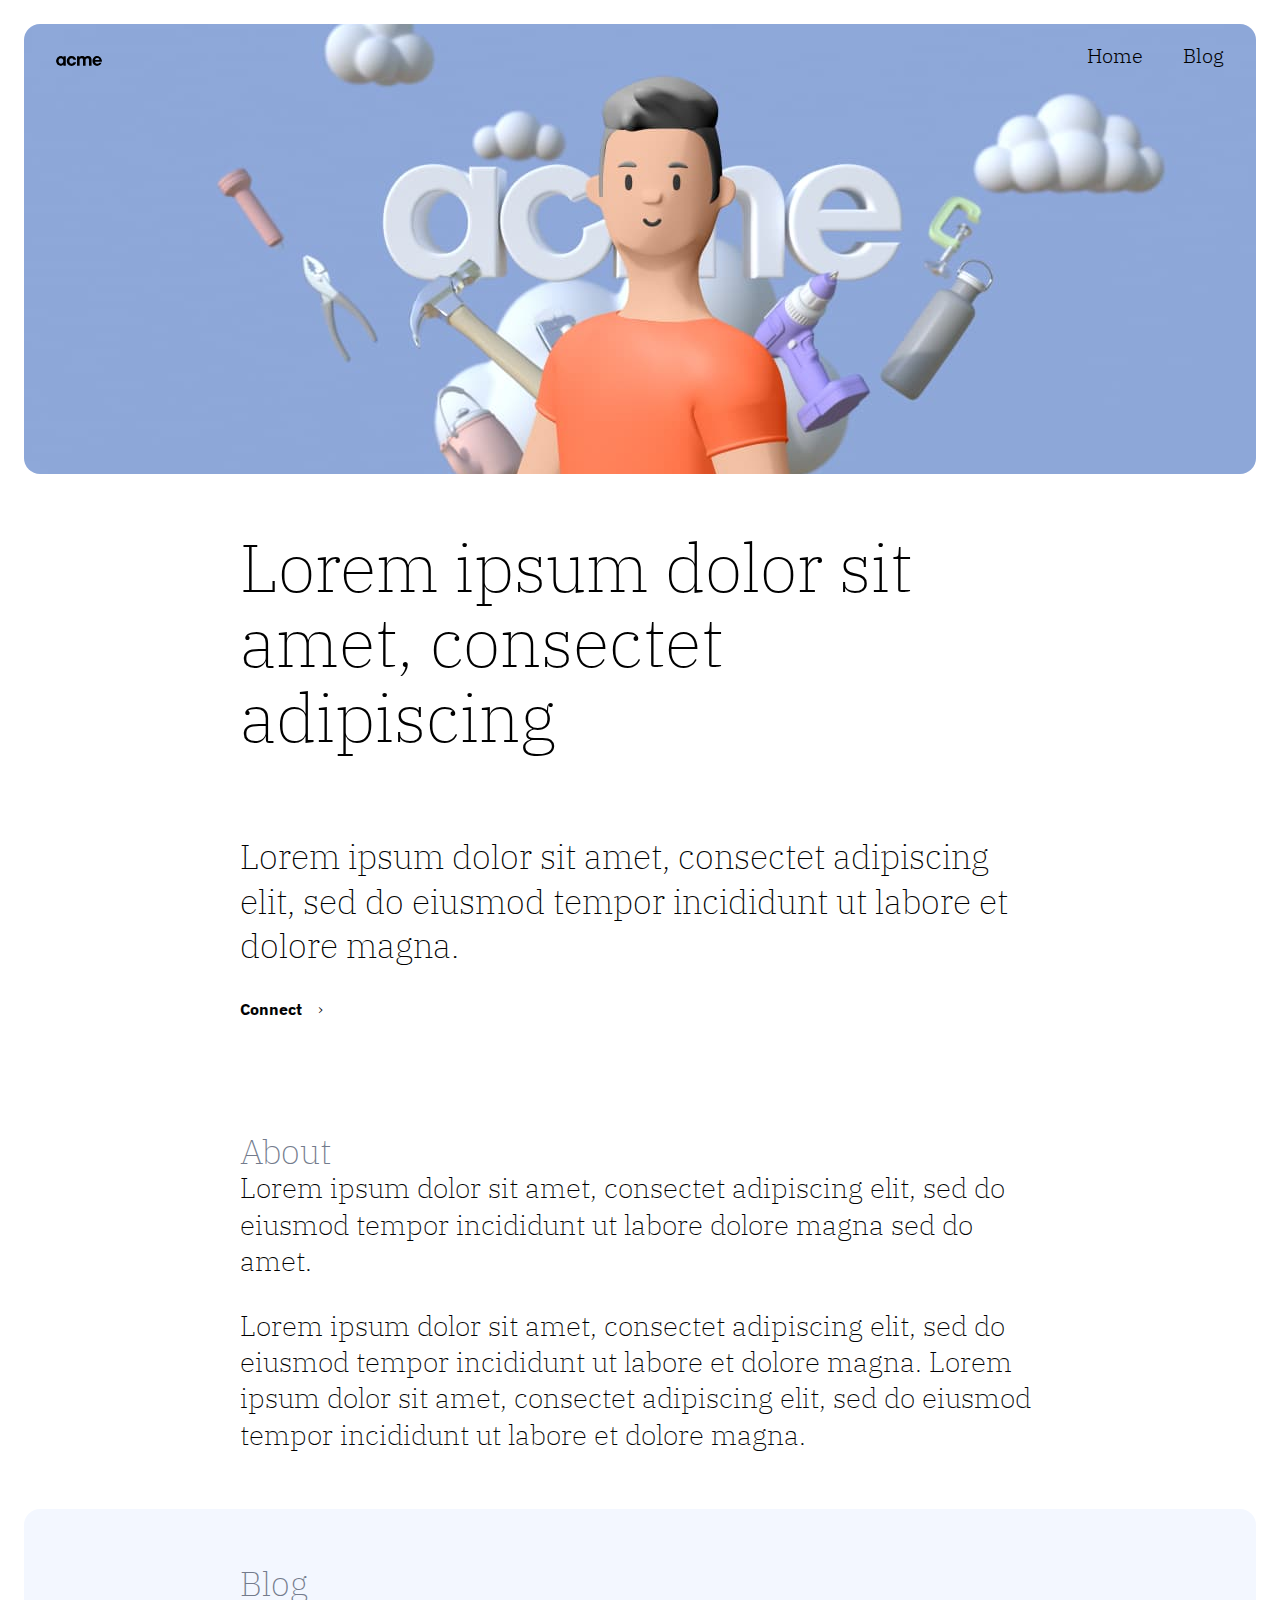
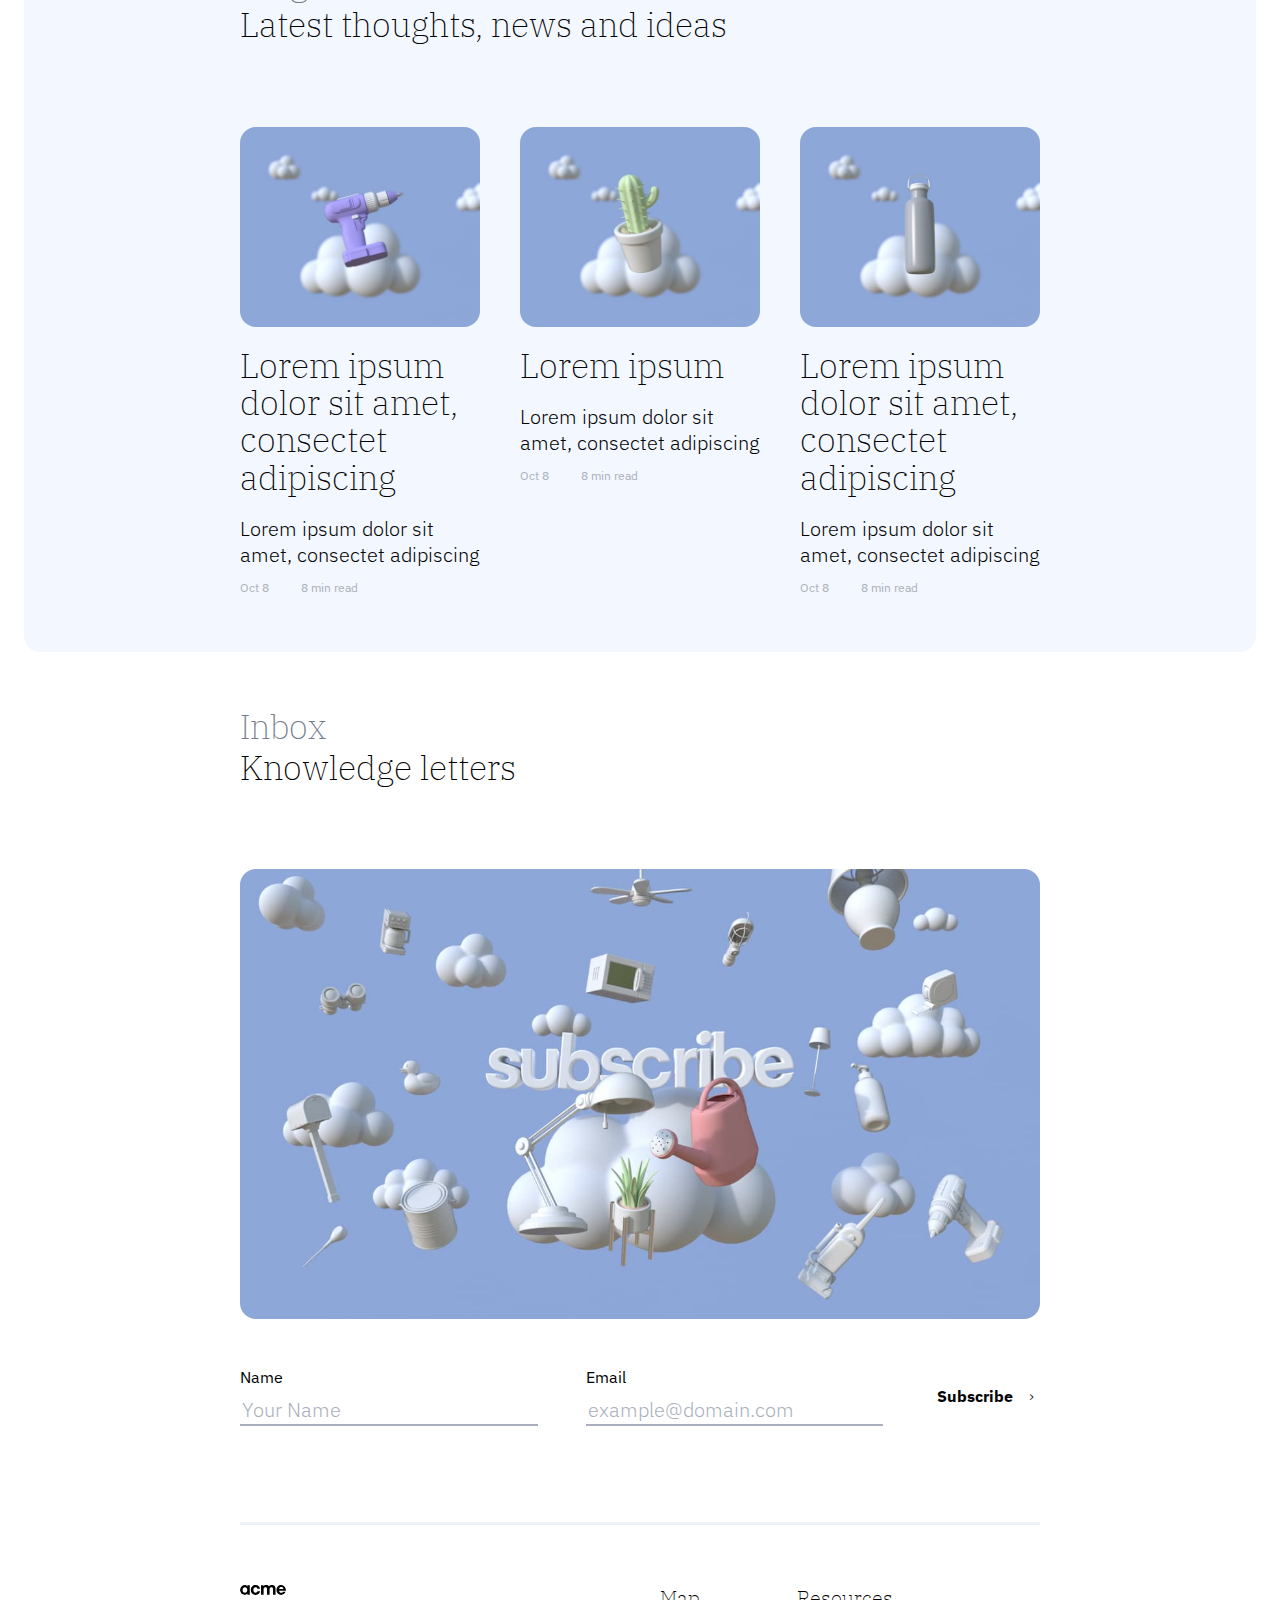
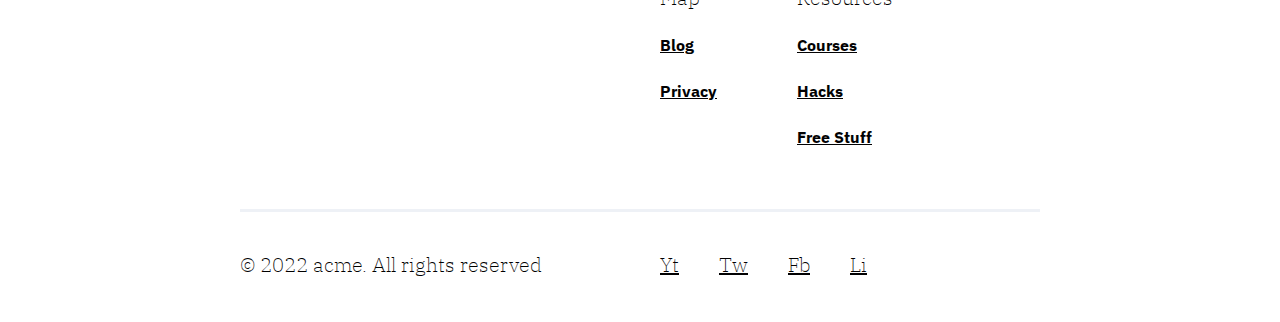
<file: index.html>
<!DOCTYPE html>
<html lang="en">
  <head>
    <meta charset="UTF-8" />
    <meta name="viewport" content="width=device-width, initial-scale=1.0" />
    <title>CSS Final Project</title>
    <link
      href="https://fonts.googleapis.com/css2?family=IBM+Plex+Sans:wght@300;400;600&family=IBM+Plex+Serif:wght@200&display=swap"
      rel="stylesheet"
    />

    <link rel="stylesheet" href="style.css" />
  </head>

  <body class="page-home">
    <header class="primary-header wrapper-hero">
      <div class="primary-header__inner">
        <a href="index.html" aria-label="acme home page">
          <img src="img/logo.svg" alt="" class="logo" />
        </a>
        <nav class="primary-nav">
          <ul class="primary-nav__list">
            <li><a href="index.html">Home</a></li>
            <li><a href="blog.html">Blog</a></li>
          </ul>
        </nav>
      </div>
    </header>

    <section class="intro text-serif">
      <div class="wrapper flow-content">
        <h1 class="page-title">
          Lorem ipsum dolor sit amet, consectet adipiscing
        </h1>
        <p class="page-intro xl-spacer">
          Lorem ipsum dolor sit amet, consectet adipiscing elit, sed do eiusmod
          tempor incididunt ut labore et dolore magna.
        </p>
        <a href="#" class="btn flow-content">Connect</a>
      </div>
    </section>

    <section class="about text-500 text-serif">
      <div class="wrapper">
        <header>
          <h2 class="section-title">About</h2>
        </header>
        <div class="flow-content">
          <p>
            Lorem ipsum dolor sit amet, consectet adipiscing elit, sed do
            eiusmod tempor incididunt ut labore dolore magna sed do amet.
          </p>
          <p>
            Lorem ipsum dolor sit amet, consectet adipiscing elit, sed do
            eiusmod tempor incididunt ut labore et dolore magna. Lorem ipsum
            dolor sit amet, consectet adipiscing elit, sed do eiusmod tempor
            incididunt ut labore et dolore magna.
          </p>
        </div>
      </div>
    </section>

    <section class="recent-articles bg-primary">
      <div class="wrapper">
        <header>
          <h2 class="section-title">Blog</h2>
          <p class="section-subtitle">Latest thoughts, news and ideas</p>
        </header>

        <div class="flex-split xl-spacer">
          <article class="article-preview flow-content">
            <img src="img/blog-1.jpg" alt="electric drill" />
            <a href="#" class="flow-content">
              <h3>Lorem ipsum dolor sit amet, consectet adipiscing</h3>
              <p>Lorem ipsum dolor sit amet, consectet adipiscing</p>
            </a>
            <div class="info">
              <time datetime="2020-10-08">Oct 8</time>
              <p>8 min read</p>
            </div>
          </article>
          <article class="article-preview flow-content">
            <img src="img/blog-2.jpg" alt="cactus" />
            <a href="#" class="flow-content">
              <h3>Lorem ipsum</h3>
              <p>Lorem ipsum dolor sit amet, consectet adipiscing</p>
            </a>
            <div class="info">
              <time datetime="2020-10-08">Oct 8</time>
              <p>8 min read</p>
            </div>
          </article>
          <article class="article-preview flow-content">
            <img src="img/blog-3.jpg" alt="insulated water bottle" />
            <a href="#" class="flow-content">
              <h3>Lorem ipsum dolor sit amet, consectet adipiscing</h3>
              <p>Lorem ipsum dolor sit amet, consectet adipiscing</p>
            </a>
            <div class="info">
              <time datetime="2020-10-08">Oct 8</time>
              <p>8 min read</p>
            </div>
          </article>
        </div>
      </div>
    </section>

    <section class="cta">
      <div class="wrapper">
        <header>
          <h2 class="section-title">Inbox</h2>
          <p class="section-subtitle">Knowledge letters</p>
        </header>
        <img class="xl-spacer" src="img/newsletter.jpg" alt="" />

        <form action="" method="post" class="newsletter">
          <div>
            <label for="name">Name</label>
            <input type="text" id="name" placeholder="Your Name" name="name" />
          </div>
          <div>
            <label for="email">Email</label>
            <input
              type="email"
              id="email"
              name="email"
              placeholder="example@domain.com"
            />
          </div>
          <button class="btn" type="submit">Subscribe</button>
        </form>
      </div>
    </section>

    <footer class="primary-footer">
      <div class="wrapper">
        <div class="primary-footer__inner flex-split">
          <a href="index.html" aria-label="acme home page"
            ><img src="img/logo.svg" alt=""
          /></a>
          <div class="footer-nav">
            <dl class="flow-content">
              <dt class="text-serif">Map</dt>
              <dd><a href="blog.html">Blog</a></dd>
              <dd><a href="#">Privacy</a></dd>
            </dl>
            <dl class="flow-content">
              <dt class="text-serif">Resources</dt>
              <dd><a href="#">Courses</a></dd>
              <dd><a href="#">Hacks</a></dd>
              <dd><a href="#">Free Stuff</a></dd>
            </dl>
          </div>
        </div>
        <div class="flex-split text-serif">
          <p class="copyright">© 2022 acme. All rights reserved</p>
          <ul class="footer-social">
            <li><a href="#">Yt</a></li>
            <li><a href="#">Tw</a></li>
            <li><a href="#">Fb</a></li>
            <li><a href="#">Li</a></li>
          </ul>
        </div>
      </div>
    </footer>
  </body>
</html>
</file>
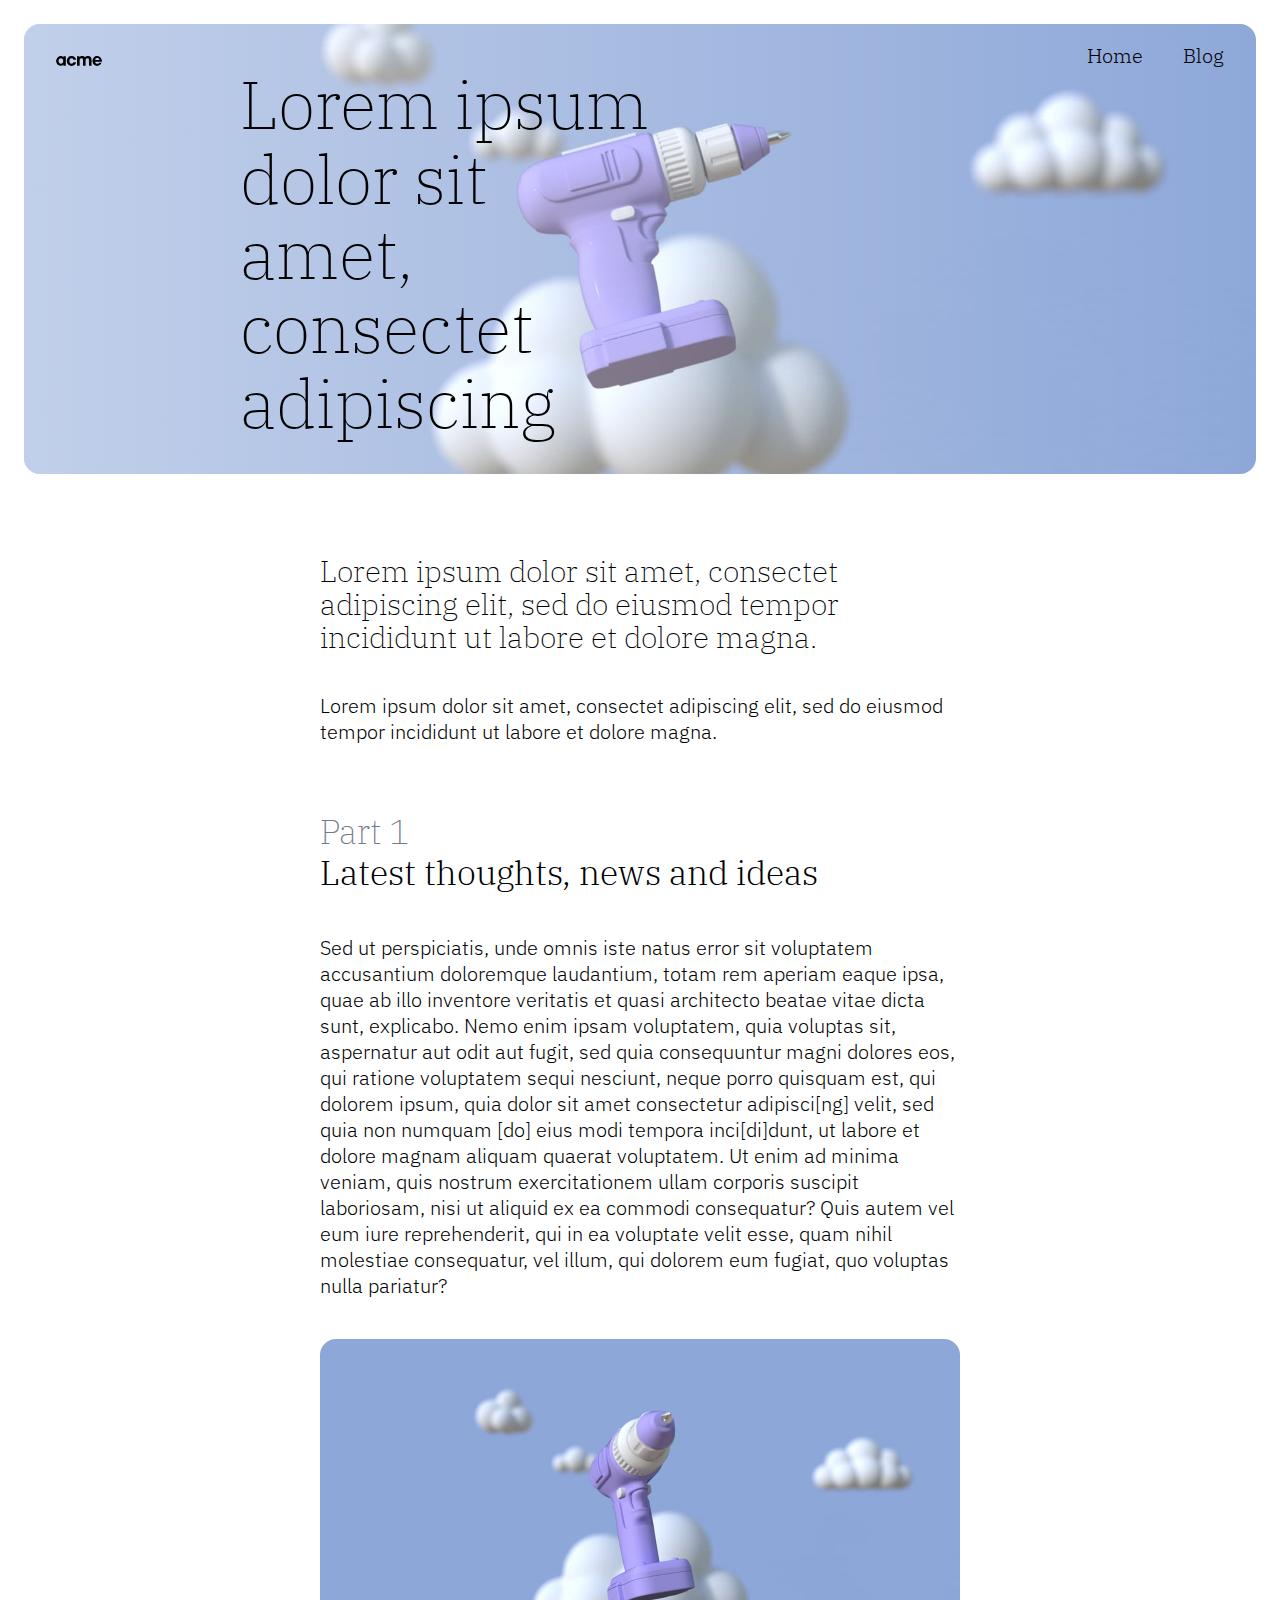
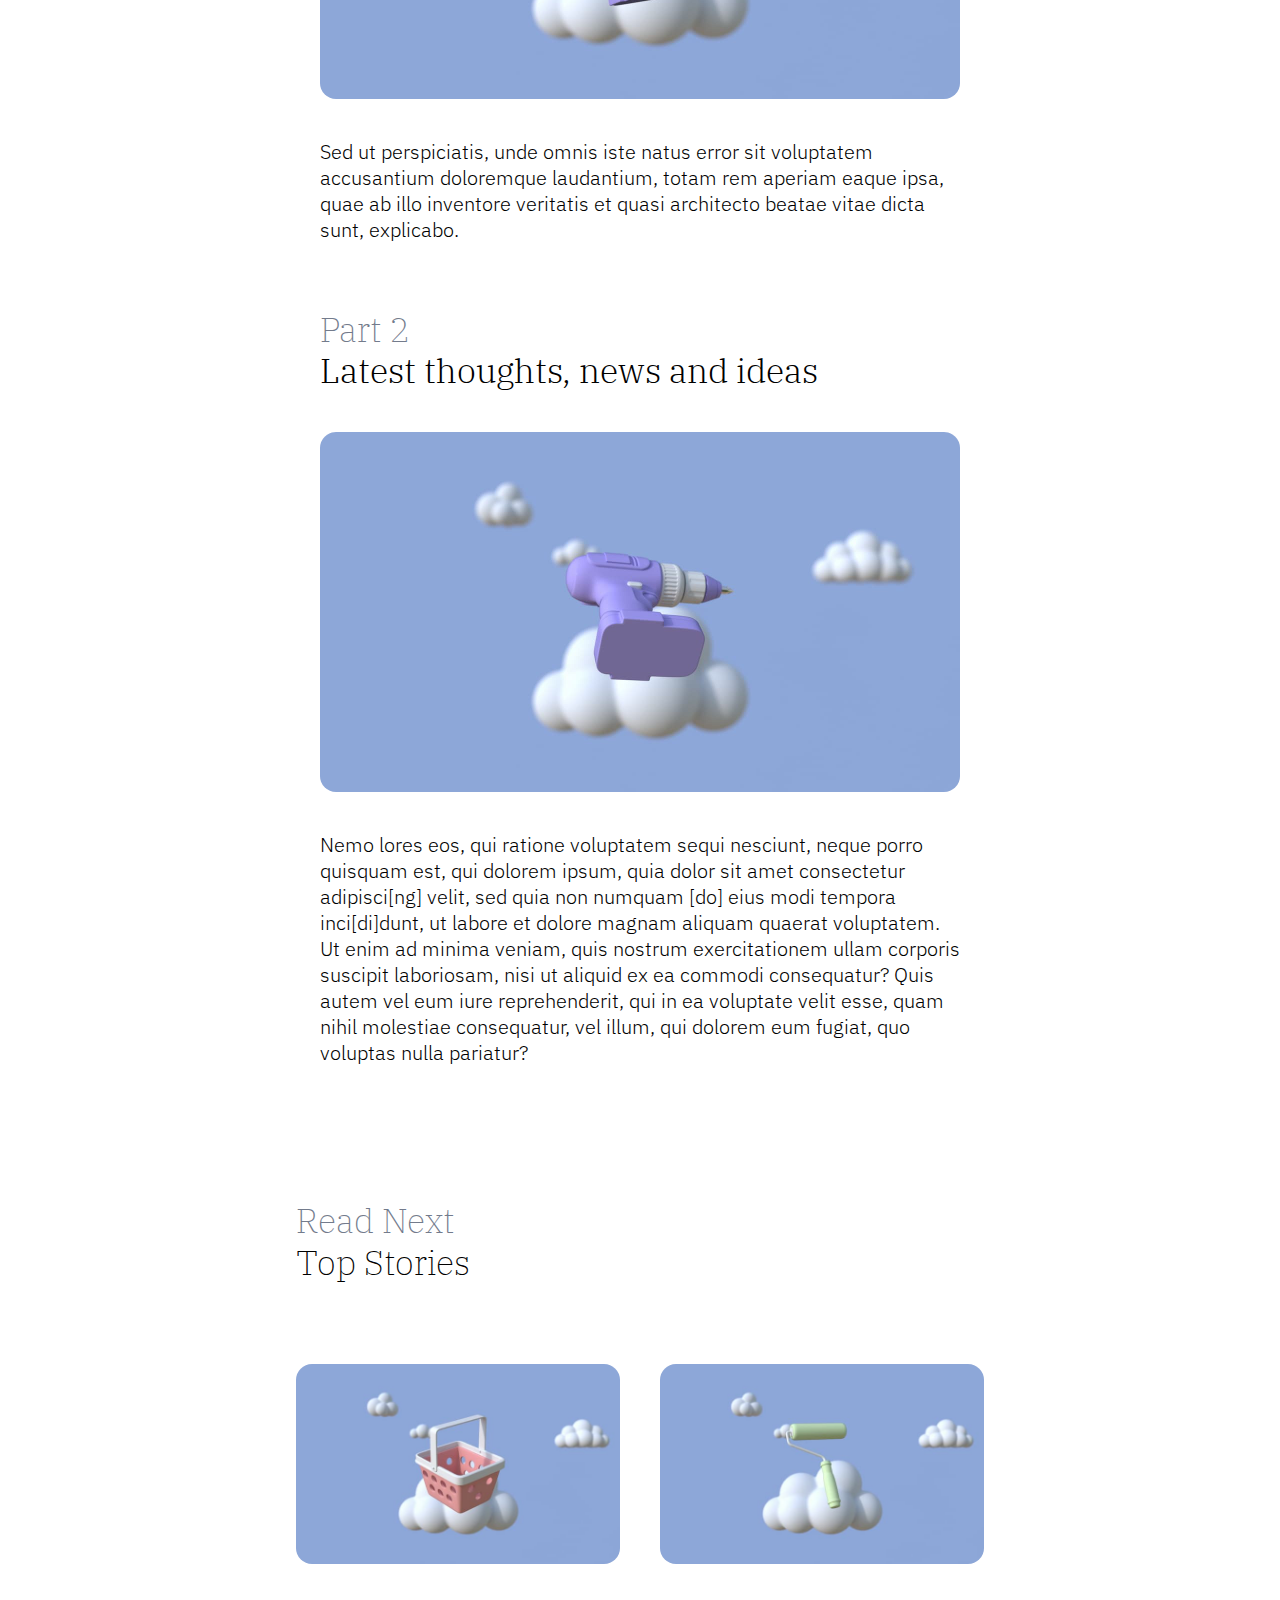
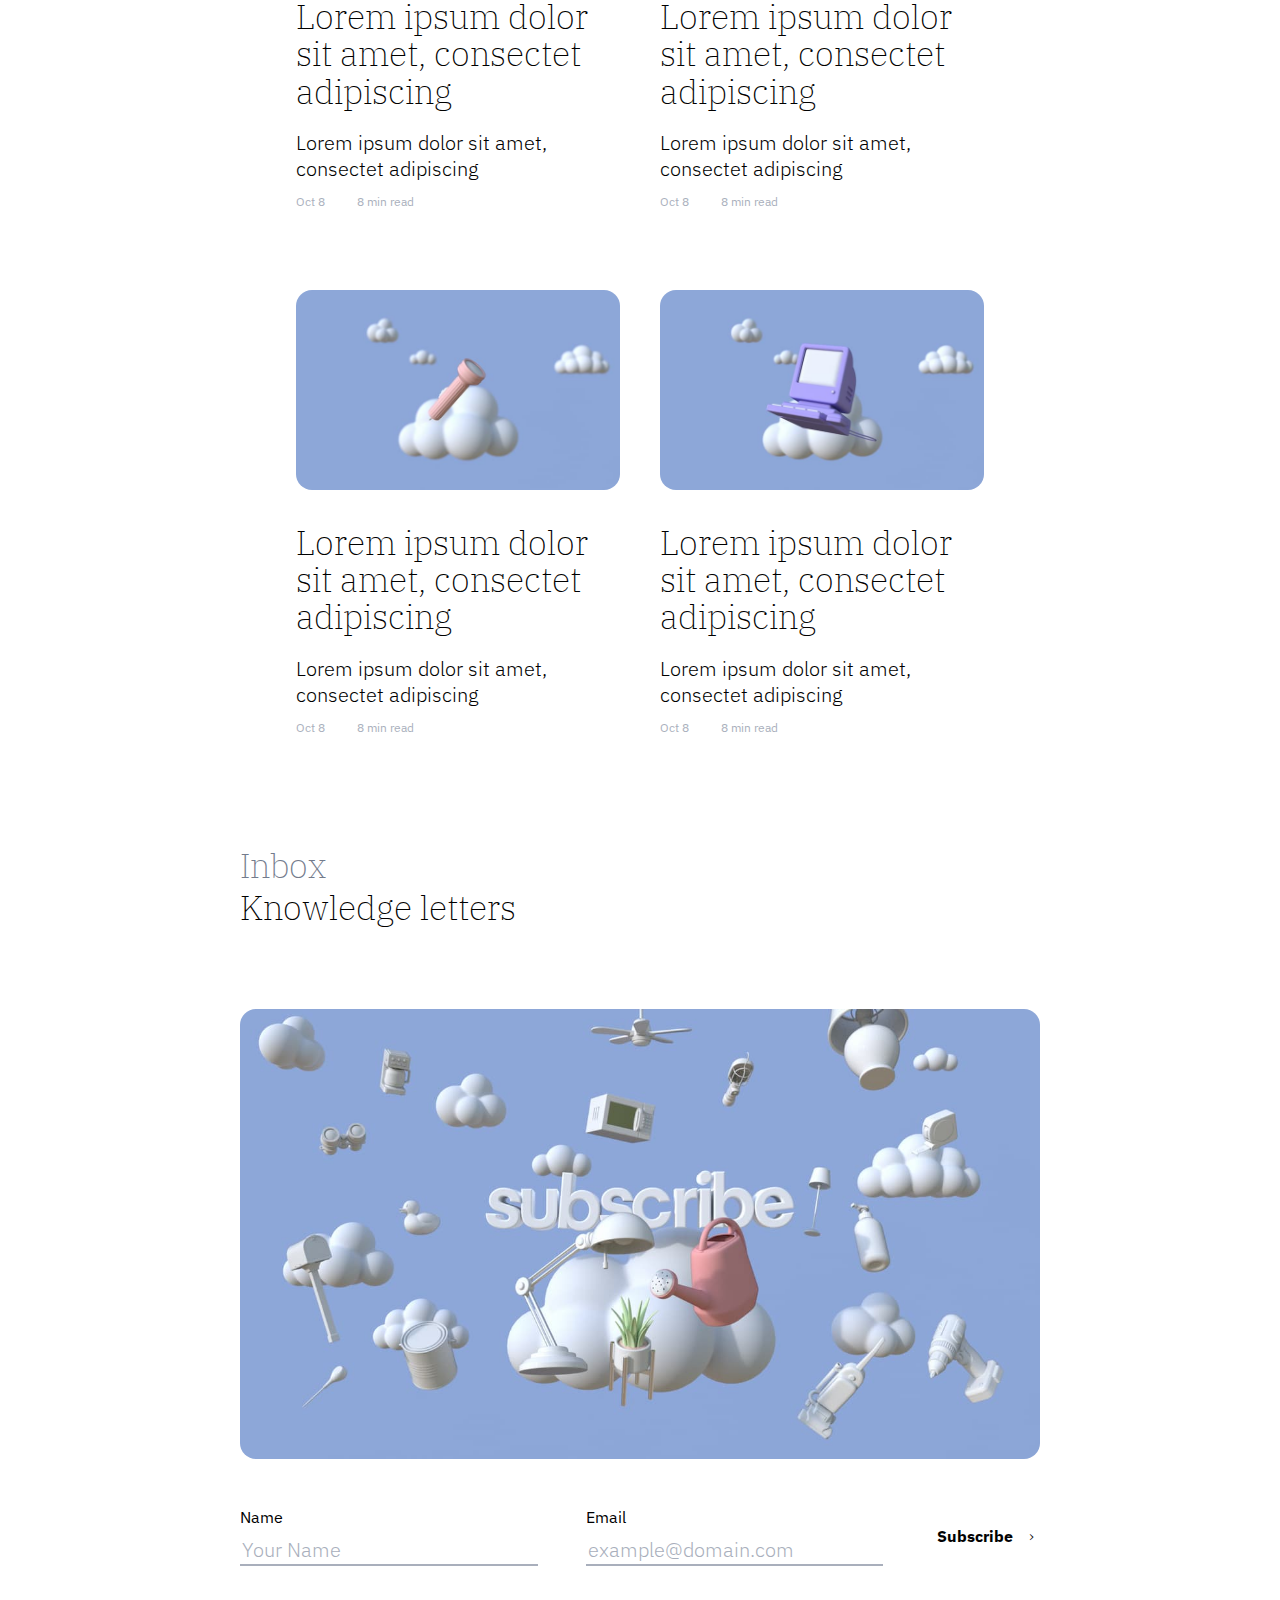
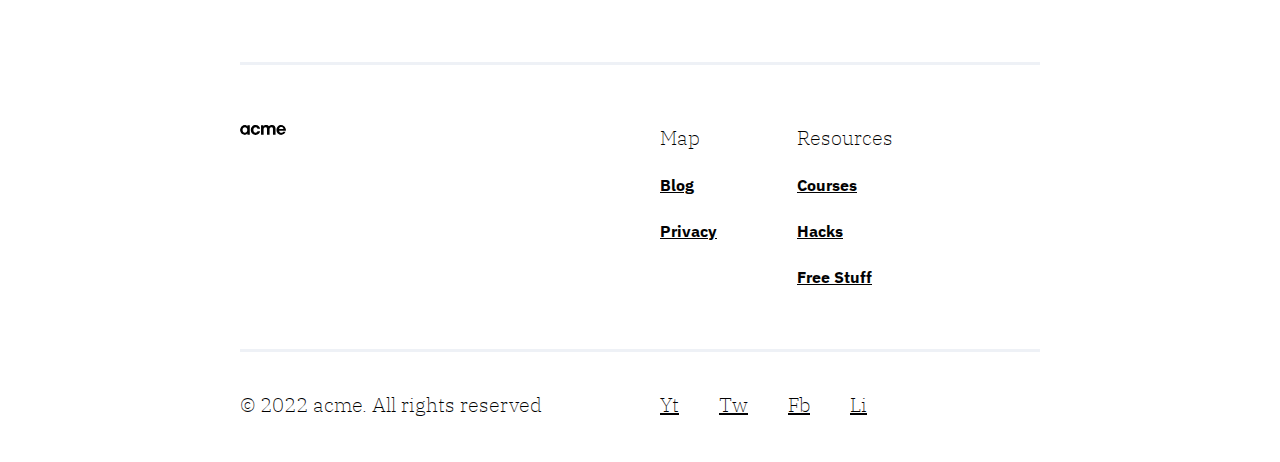
<file: article.html>
<!DOCTYPE html>
<html lang="en">
  <head>
    <meta charset="UTF-8" />
    <meta name="viewport" content="width=device-width, initial-scale=1.0" />
    <title>CSS Final Project</title>
    <link
      href="https://fonts.googleapis.com/css2?family=IBM+Plex+Sans:wght@300;400;600&family=IBM+Plex+Serif:wght@200&display=swap"
      rel="stylesheet"
    />

    <link rel="stylesheet" href="style.css" />
  </head>

  <body class="page-article">
    <header class="primary-header">
      <div class="primary-header__inner">
        <a href="index.html" aria-label="acme home page">
          <img src="img/logo.svg" alt="" class="logo" />
        </a>
        <nav class="primary-nav">
          <ul class="primary-nav__list">
            <li><a href="index.html">Home</a></li>
            <li><a href="blog.html">Blog</a></li>
          </ul>
        </nav>
      </div>
      <div class="wrapper">
        <h1 class="page-title">
          Lorem ipsum dolor sit amet, consectet adipiscing
        </h1>
      </div>
    </header>

    <article class="xl-spacer article-full flow-content">
      <h2>
        Lorem ipsum dolor sit amet, consectet adipiscing elit, sed do eiusmod
        tempor incididunt ut labore et dolore magna.
      </h2>
      <p>
        Lorem ipsum dolor sit amet, consectet adipiscing elit, sed do eiusmod
        tempor incididunt ut labore et dolore magna.
      </p>

      <h3>Part 1</h3>
      <p>Latest thoughts, news and ideas</p>

      <p>
        Sed ut perspiciatis, unde omnis iste natus error sit voluptatem
        accusantium doloremque laudantium, totam rem aperiam eaque ipsa, quae ab
        illo inventore veritatis et quasi architecto beatae vitae dicta sunt,
        explicabo. Nemo enim ipsam voluptatem, quia voluptas sit, aspernatur aut
        odit aut fugit, sed quia consequuntur magni dolores eos, qui ratione
        voluptatem sequi nesciunt, neque porro quisquam est, qui dolorem ipsum,
        quia dolor sit amet consectetur adipisci[ng] velit, sed quia non numquam
        [do] eius modi tempora inci[di]dunt, ut labore et dolore magnam aliquam
        quaerat voluptatem. Ut enim ad minima veniam, quis nostrum
        exercitationem ullam corporis suscipit laboriosam, nisi ut aliquid ex ea
        commodi consequatur? Quis autem vel eum iure reprehenderit, qui in ea
        voluptate velit esse, quam nihil molestiae consequatur, vel illum, qui
        dolorem eum fugiat, quo voluptas nulla pariatur?
      </p>
      <img src="img/article-1.jpg" alt="" />
      <p>
        Sed ut perspiciatis, unde omnis iste natus error sit voluptatem
        accusantium doloremque laudantium, totam rem aperiam eaque ipsa, quae ab
        illo inventore veritatis et quasi architecto beatae vitae dicta sunt,
        explicabo.
      </p>

      <h3>Part 2</h3>
      <p>Latest thoughts, news and ideas</p>

      <img src="img/article-2.jpg" alt="" />
      <p>
        Nemo lores eos, qui ratione voluptatem sequi nesciunt, neque porro
        quisquam est, qui dolorem ipsum, quia dolor sit amet consectetur
        adipisci[ng] velit, sed quia non numquam [do] eius modi tempora
        inci[di]dunt, ut labore et dolore magnam aliquam quaerat voluptatem. Ut
        enim ad minima veniam, quis nostrum exercitationem ullam corporis
        suscipit laboriosam, nisi ut aliquid ex ea commodi consequatur? Quis
        autem vel eum iure reprehenderit, qui in ea voluptate velit esse, quam
        nihil molestiae consequatur, vel illum, qui dolorem eum fugiat, quo
        voluptas nulla pariatur?
      </p>
    </article>

    <section class="wrapper xl-spacer">
      <header>
        <h2 class="section-title">Read Next</h2>
        <p class="section-subtitle">Top Stories</p>
      </header>
      <div class="flex-split xl-spacer">
        <article class="article-preview flow-content">
          <img src="img/blog-7.jpg" alt="electric drill" />
          <h3>Lorem ipsum dolor sit amet, consectet adipiscing</h3>
          <p>Lorem ipsum dolor sit amet, consectet adipiscing</p>
          <div class="info">
            <time datetime="2020-10-08">Oct 8</time>
            <p>8 min read</p>
          </div>
        </article>
        <article class="article-preview flow-content">
          <img src="img/blog-8.jpg" alt="electric drill" />
          <h3>Lorem ipsum dolor sit amet, consectet adipiscing</h3>
          <p>Lorem ipsum dolor sit amet, consectet adipiscing</p>
          <div class="info">
            <time datetime="2020-10-08">Oct 8</time>
            <p>8 min read</p>
          </div>
        </article>
      </div>
      <div class="flex-split xl-spacer">
        <article class="article-preview flow-content">
          <img src="img/blog-5.jpg" alt="electric drill" />
          <h3>Lorem ipsum dolor sit amet, consectet adipiscing</h3>
          <p>Lorem ipsum dolor sit amet, consectet adipiscing</p>
          <div class="info">
            <time datetime="2020-10-08">Oct 8</time>
            <p>8 min read</p>
          </div>
        </article>
        <article class="article-preview flow-content">
          <img src="img/blog-6.jpg" alt="electric drill" />
          <h3>Lorem ipsum dolor sit amet, consectet adipiscing</h3>
          <p>Lorem ipsum dolor sit amet, consectet adipiscing</p>
          <div class="info">
            <time datetime="2020-10-08">Oct 8</time>
            <p>8 min read</p>
          </div>
        </article>
      </div>
    </section>

    <section class="cta">
      <div class="wrapper">
        <header>
          <h2 class="section-title">Inbox</h2>
          <p class="section-subtitle">Knowledge letters</p>
        </header>
        <img class="xl-spacer" src="img/newsletter.jpg" alt="" />

        <form action="" method="post" class="newsletter">
          <div>
            <label for="name">Name</label>
            <input type="text" id="name" placeholder="Your Name" name="name" />
          </div>
          <div>
            <label for="email">Email</label>
            <input
              type="email"
              id="email"
              name="email"
              placeholder="example@domain.com"
            />
          </div>
          <button class="btn" type="submit">Subscribe</button>
        </form>
      </div>
    </section>

    <footer class="primary-footer">
      <div class="wrapper">
        <div class="primary-footer__inner flex-split">
          <a href="index.html" aria-label="acme home page"
            ><img src="img/logo.svg" alt=""
          /></a>
          <div class="footer-nav">
            <dl class="flow-content">
              <dt class="text-serif">Map</dt>
              <dd><a href="blog.html">Blog</a></dd>
              <dd><a href="#">Privacy</a></dd>
            </dl>
            <dl class="flow-content">
              <dt class="text-serif">Resources</dt>
              <dd><a href="#">Courses</a></dd>
              <dd><a href="#">Hacks</a></dd>
              <dd><a href="#">Free Stuff</a></dd>
            </dl>
          </div>
        </div>
        <div class="flex-split text-serif">
          <p class="copyright">© 2022 acme. All rights reserved</p>
          <ul class="footer-social">
            <li><a href="#">Yt</a></li>
            <li><a href="#">Tw</a></li>
            <li><a href="#">Fb</a></li>
            <li><a href="#">Li</a></li>
          </ul>
        </div>
      </div>
    </footer>
  </body>
</html>
</file>
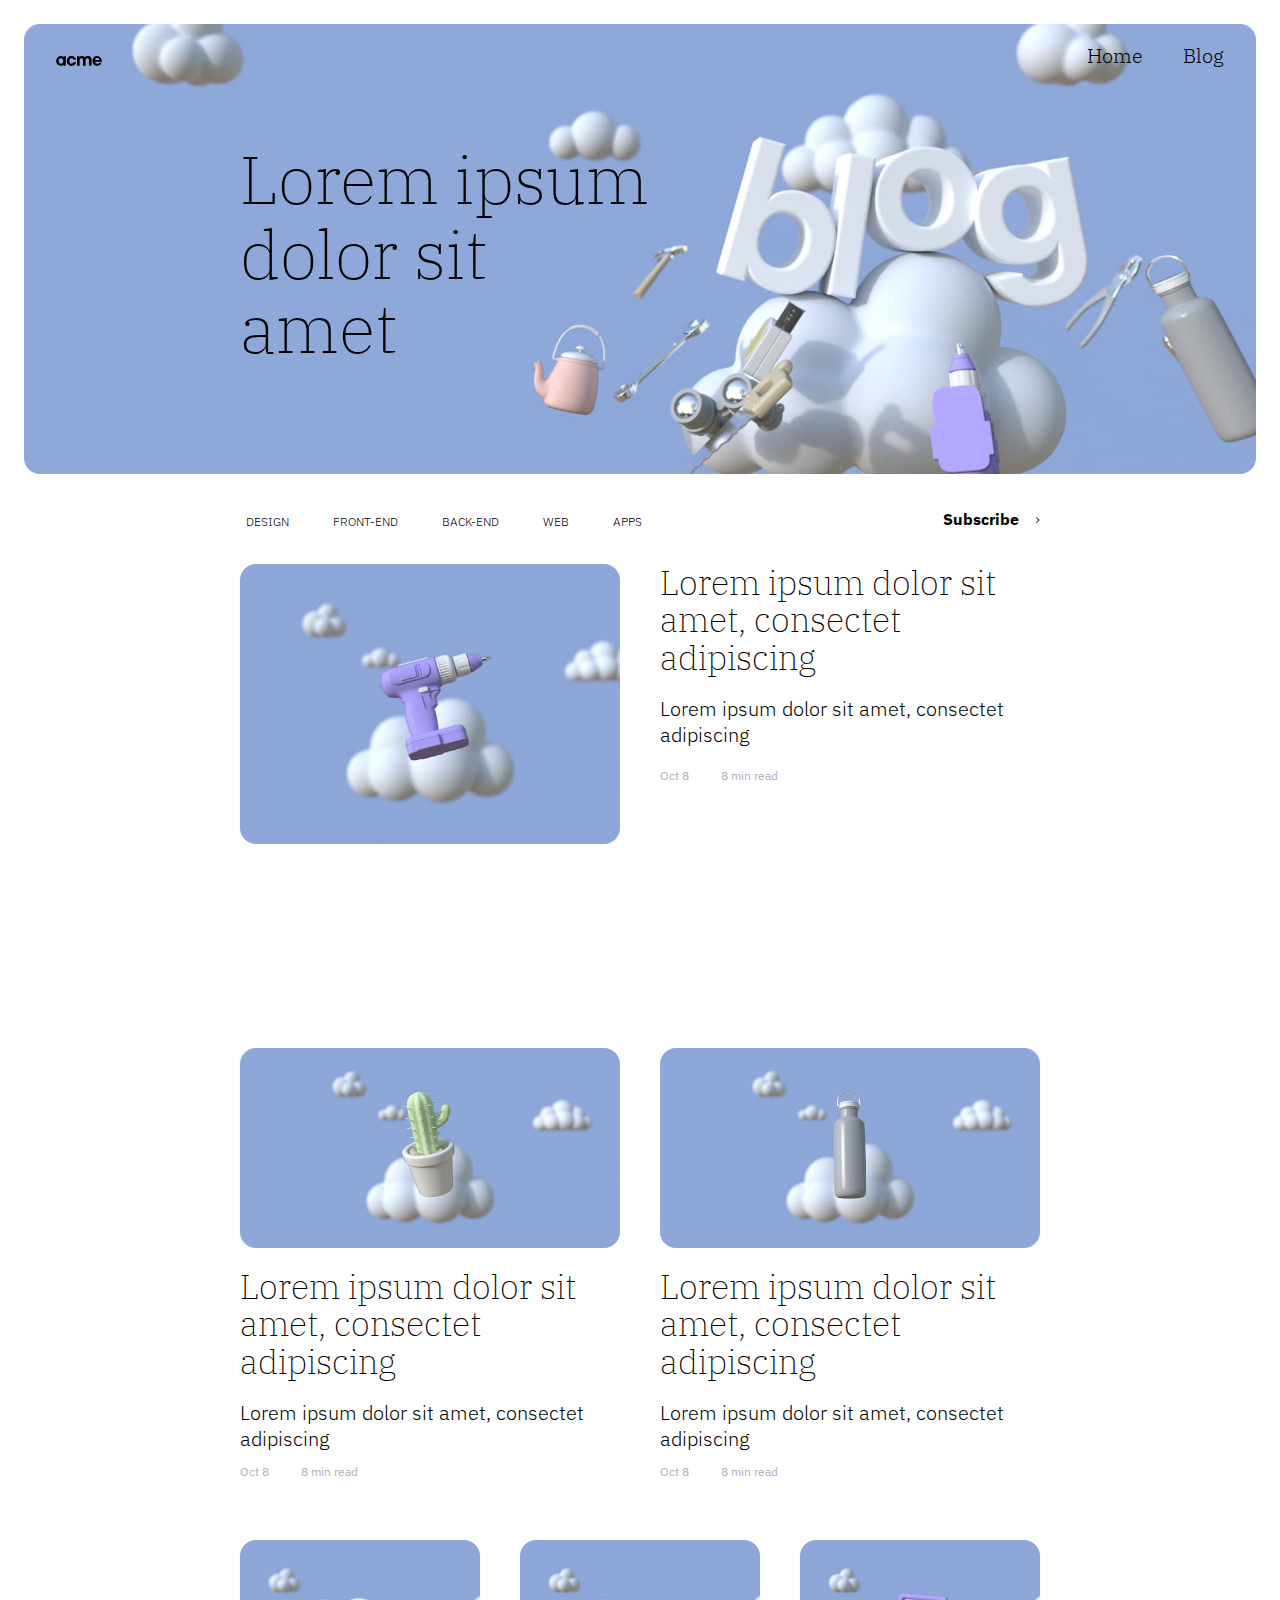
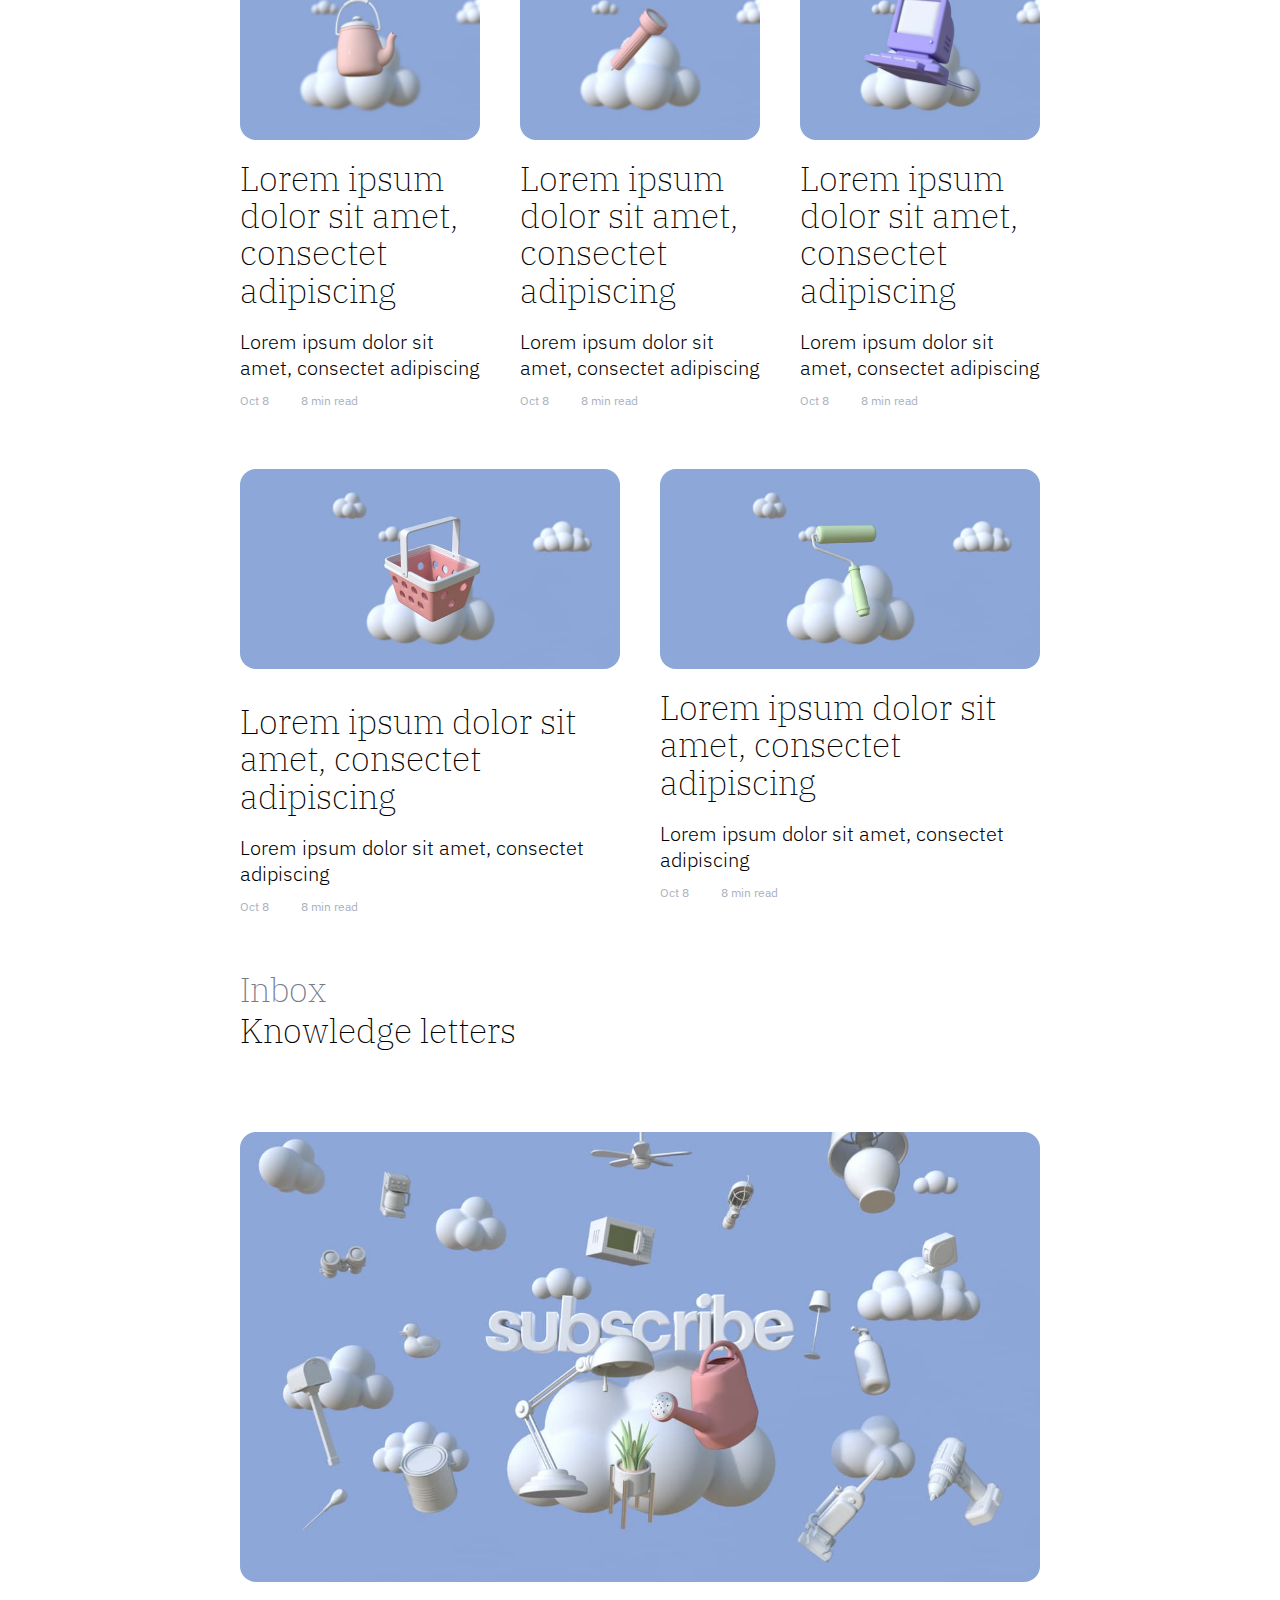
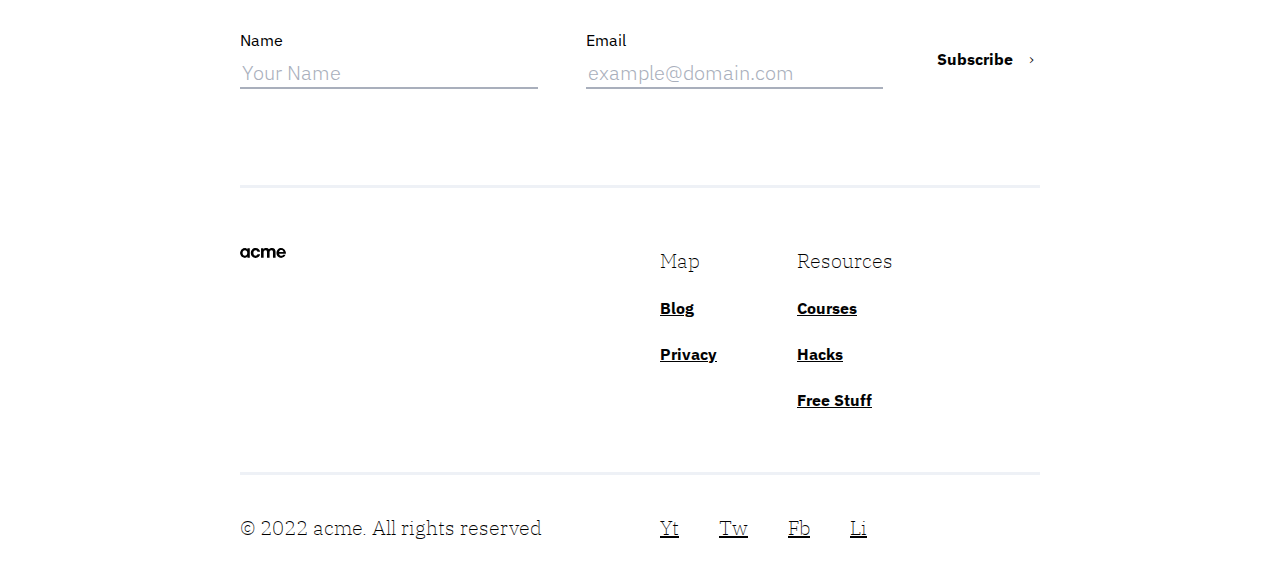
<file: blog.html>
<!DOCTYPE html>
<html lang="en">
  <head>
    <meta charset="UTF-8" />
    <meta name="viewport" content="width=device-width, initial-scale=1.0" />
    <title>CSS Final Project</title>
    <link
      href="https://fonts.googleapis.com/css2?family=IBM+Plex+Sans:wght@300;400;600&family=IBM+Plex+Serif:wght@200&display=swap"
      rel="stylesheet"
    />

    <link rel="stylesheet" href="style.css" />
  </head>
  <body class="page-blog">
    <header class="primary-header wrapper-hero">
      <div class="primary-header__inner">
        <a href="index.html" aria-label="acme home page"
          ><img src="img/logo.svg" class="logo" alt=""
        /></a>
        <nav class="primary-nav">
          <ul class="primary-nav__list">
            <li><a href="index.html">Home</a></li>
            <li><a href="blog.html">Blog</a></li>
          </ul>
        </nav>
      </div>
      <div class="wrapper">
        <h1 class="page-title">Lorem ipsum dolor sit amet</h1>
      </div>
    </header>

    <div class="wrapper">
      <div class="secondary-nav">
        <ul class="categories">
          <li><button>Design</button></li>
          <li><button>Front-End</button></li>
          <li><button>Back-End</button></li>
          <li><button>Web</button></li>
          <li><button>Apps</button></li>
        </ul>
        <a href="newsletter" class="btn">Subscribe</a>
      </div>

      <div class="article-grid">
        <article class="article-preview">
          <img src="img/blog-1.jpg" alt="electric drill" />
          <a href="#" class="flow-content">
            <h3>Lorem ipsum dolor sit amet, consectet adipiscing</h3>
            <p>Lorem ipsum dolor sit amet, consectet adipiscing</p>
          </a>
          <div class="info">
            <time datetime="2020-10-08">Oct 8</time>
            <p>8 min read</p>
          </div>
        </article>
        <article class="article-preview flow-content">
          <img src="img/blog-2.jpg" alt="electric drill" />
          <a href="#" class="flow-content">
            <h3>Lorem ipsum dolor sit amet, consectet adipiscing</h3>
            <p>Lorem ipsum dolor sit amet, consectet adipiscing</p>
          </a>
          <div class="info">
            <time datetime="2020-10-08">Oct 8</time>
            <p>8 min read</p>
          </div>
        </article>
        <article class="article-preview flow-content">
          <img src="img/blog-3.jpg" alt="electric drill" />
          <a href="#" class="flow-content">
            <h3>Lorem ipsum dolor sit amet, consectet adipiscing</h3>
            <p>Lorem ipsum dolor sit amet, consectet adipiscing</p>
          </a>
          <div class="info">
            <time datetime="2020-10-08">Oct 8</time>
            <p>8 min read</p>
          </div>
        </article>
        <article class="article-preview flow-content">
          <img src="img/blog-4.jpg" alt="electric drill" />
          <a href="#" class="flow-content">
            <h3>Lorem ipsum dolor sit amet, consectet adipiscing</h3>
            <p>Lorem ipsum dolor sit amet, consectet adipiscing</p>
          </a>
          <div class="info">
            <time datetime="2020-10-08">Oct 8</time>
            <p>8 min read</p>
          </div>
        </article>
        <article class="article-preview flow-content">
          <img src="img/blog-5.jpg" alt="electric drill" />
          <a href="#" class="flow-content">
            <h3>Lorem ipsum dolor sit amet, consectet adipiscing</h3>
            <p>Lorem ipsum dolor sit amet, consectet adipiscing</p>
          </a>
          <div class="info">
            <time datetime="2020-10-08">Oct 8</time>
            <p>8 min read</p>
          </div>
        </article>
        <article class="article-preview flow-content">
          <img src="img/blog-6.jpg" alt="electric drill" />
          <a href="#" class="flow-content">
            <h3>Lorem ipsum dolor sit amet, consectet adipiscing</h3>
            <p>Lorem ipsum dolor sit amet, consectet adipiscing</p>
          </a>
          <div class="info">
            <time datetime="2020-10-08">Oct 8</time>
            <p>8 min read</p>
          </div>
        </article>
        <article class="article-preview flow-content">
          <img src="img/blog-7.jpg" alt="electric drill" />
          <a href="#" class="flow-content"></a>
          <h3>Lorem ipsum dolor sit amet, consectet adipiscing</h3>
          <p>Lorem ipsum dolor sit amet, consectet adipiscing</p>
        </a>
          <div class="info">
            <time datetime="2020-10-08">Oct 8</time>
            <p>8 min read</p>
          </div>
        </article>
        <article class="article-preview flow-content">
          <img src="img/blog-8.jpg" alt="electric drill" />
          <a href="#" class="flow-content">
          <h3>Lorem ipsum dolor sit amet, consectet adipiscing</h3>
          <p>Lorem ipsum dolor sit amet, consectet adipiscing</p>
        </a>
          <div class="info">
            <time datetime="2020-10-08">Oct 8</time>
            <p>8 min read</p>
          </div>
        </article>
      </div>
    </div>

    <section class="cta">
      <div class="wrapper">
        <header>
          <h2 class="section-title">Inbox</h2>
          <p class="section-subtitle">Knowledge letters</p>
        </header>
        <img class="xl-spacer" src="img/newsletter.jpg" alt="" />

        <form action="" method="post" class="newsletter">
          <div>
            <label for="name">Name</label>
            <input type="text" id="name" placeholder="Your Name" name="name" />
          </div>
          <div>
            <label for="email">Email</label>
            <input
              type="email"
              id="email"
              name="email"
              placeholder="example@domain.com"
            />
          </div>
          <button class="btn" type="submit">Subscribe</button>
        </form>
      </div>
    </section>

    <footer class="primary-footer">
      <div class="wrapper">
        <div class="primary-footer__inner flex-split">
          <a href="index.html" aria-label="acme home page"
            ><img src="img/logo.svg" alt=""
          /></a>
          <div class="footer-nav">
            <dl class="flow-content">
              <dt class="text-serif">Map</dt>
              <dd><a href="blog.html">Blog</a></dd>
              <dd><a href="#">Privacy</a></dd>
            </dl>
            <dl class="flow-content">
              <dt class="text-serif">Resources</dt>
              <dd><a href="#">Courses</a></dd>
              <dd><a href="#">Hacks</a></dd>
              <dd><a href="#">Free Stuff</a></dd>
            </dl>
          </div>
        </div>
        <div class="flex-split text-serif">
          <p class="copyright">© 2022 acme. All rights reserved</p>
          <ul class="footer-social">
            <li><a href="#">Yt</a></li>
            <li><a href="#">Tw</a></li>
            <li><a href="#">Fb</a></li>
            <li><a href="#">Li</a></li>
          </ul>
        </div>
      </div>
    </footer>
  </body>
</html>
</file>
<file: style.css>
/* CSS CUSTOM PROPERTIES */
:root {
    --ff-sans: "IBM Plex Sans", sans-serif;
    --ff-serif: "IBM Plex Serif", serif;

    /* small screen font-sizes */
    --fs-200: .75rem; /* all small text */
    --fs-300: 1rem;  /* links and buttons */
    --fs-400: 1.25rem;  /* body */
    --fs-500: 1.375rem;  /* card titles */
    --fs-600: 1.75rem;  /* section titles and sub */
    --fs-800: 2.125rem;  /* primary title */

    --fw-200: 200;
    --fw-300: 300;
    --fw-400: 400;
    --fw-600: 600;
    --fw-700: 700;

    --clr-neutral-100: #fff;
    --clr-neutral-200: #eef1f6;
    --clr-neutral-300: #a9afbc;
    --clr-neutral-400: #737b8c;
    --clr-neutral-500: #434956;
    --clr-neutral-800: #020203;

    --clr-primary-300: #f3f7ff; /* bg */
    --clr-primary-400: #8ea8da; /* link and button hovers */

    --borderRad: 1rem;
}

@media (min-width: 40em) {
    :root {
        --fs-500: 1.75rem; /* card titles */
        --fs-600: 2.125rem; /* titles and subs */
        --fs-800: 4.25rem; /* priamry title */
    }
}

/* RESET */

*,
*::before,
*::after {
    box-sizing: border-box;
}

h1,
.h1,
h2,
.h2,
h3,
.h3,
h4,
.h4 {
    line-height: 1.1;
}

body,
h1,
h2,
h3,
p,
dl,
dd,
figure {
    margin: 0;
}

ul[class],
ol[class] {
    list-style: none;
    padding: 0;
}

input,
button,
textarea,
select {
    font: inherit;
}

img {
    max-width: 100%;
    /* height: 100%; */
    display: block;
    border-radius: var(--borderRad);
}

/* GENERAL STYLES */

body {
    font-family: var(--ff-sans);
    font-size: var(--fs-400);
    font-weight: var(--fw-300);
    padding: 1.5rem;
    line-height: 1.3;
}

/* TYPOGRAPHY */

h1,
h2,
h3,
.section-subtitle,
.text-serif {
    font-family: var(--ff-serif);
    font-weight: var(--fw-200);
}

a {
    font-weight: var(--fw-700);
    font-weight: var(--fs-300);
    color: var(--clr-neutral-800);
}

a:hover,
a:focus {
    color: var(--clr-primary-400);
}

.text-500 {
    font-size: var(--fs-500);
}

.page-title {
    font-size: var(--fs-800);
}

.page-intro {
    font-size: var(--fs-600);
}

.article-full h3,
.section-title {
    font-size: var(--fs-600);
    color: var(--clr-neutral-400);
    
}

.article-full h3 + p,
.section-subtitle {
    font-size: var(--fs-600);
}

.article-full h3 + p {
    font-family: var(--ff-serif);
    margin-top: 0;
}

/* UTILITY CLASSES */

.bg-primary {
    background-color: var(--clr-primary-300);
    border-radius: var(--borderRad);
    padding-left: 1rem;
    padding-right: 1rem;
}

.wrapper-hero {
    max-width: 77.5rem;
    margin: 0 auto;
}

.wrapper {
    max-width: 50rem;
    margin: 0 auto;
}

.flow-content > * + * {
    margin-top: var(--flow-spacer, 1em);
}

.flex-split {
    display: flex;
    flex-direction: column;
}

.flex-split > * + * {
    margin: 4rem 0 0 0;
}

.flex-split > * {
    flex-basis: 100%;
}

@media (min-width: 40em) {
    .flex-split {
        flex-direction: row;
    }

    .flex-split > * + * {
        margin: 0 0 0 2.5rem;
    }
}

.xl-spacer {
    margin-top: 5rem;
}



/* HEADER & NAVIGATION */

.primary-header {
  padding: 2rem;
  min-height: 50vh;
  background-color: var(--clr-primary-400);
  background-size: cover;
  border-radius: var(--borderRad);
  display: flex;
  flex-direction: column;
}

.primary-header .wrapper {
    width: 100%;
    margin-top: auto;
    margin-bottom: auto;
} 

.primary-header .wrapper > * {
    max-width: 10ch;
}

.page-home .primary-header {
    background-image: url(img/hero.jpg);
    background-position: center center;
    background-repeat: no-repeat;
}

.page-blog .primary-header {
    background-image: url(img/blog.jpg);
    background-position: left center;
}

.page-article .primary-header {
    background-image: url(img/article.jpg);
    background-position: left center;
    position: relative;
    overflow: hidden;
    z-index: 0;
}

.page-article .primary-header::after {
    content: "";
    position: absolute;
    top: 0;
    bottom: 0;
    left: 0;
    right: 0;
    background: linear-gradient(
        90deg,
        rgba(255, 255, 255, 0.45),
        rgba(255, 255, 255, 0)
    );
    z-index: -1;
}

.primary-nav {
    position: fixed;
    bottom: 0.5em;
    left: 0.5em;
    right: 0.5em;
    border-radius: var(--borderRad);
    background: var(--clr-neutral-800);
    font-family: var(--ff-serif);
}

.primary-nav ul {
    display: flex;
    justify-content: space-around;
    margin: 0;
    padding: 1em 0;
}

.primary-nav li {
    line-height: 0;
}

.primary-nav a {
    color: var(--clr-neutral-200);
    text-decoration: none;
}

@media (min-width: 40em) {
    .primary-nav {
        position: static;
        background: transparent;
    }

    .primary-nav a {
        color: inherit;
        text-decoration: none;
    }

    .primary-header__inner {
        display: flex;
        justify-content: space-between;
    }

    .primary-nav ul {
        padding: 0;
    }

    .primary-nav li {
        margin-left: 2em;
    }
}

.secondary-nav {
    display: flex;
    align-items: center;
    margin: 2rem 0;
}

@media (max-width: 39em) {
    .secondary-nav {
        visibility: hidden;
    }
}

.secondary-nav > a:last-child {
    margin-left: auto;
}

.categories {
    display: flex;
    margin: 0;
    gap: 2rem;
}

.categories button {
    cursor: pointer;
    font-size: var(--fs-200);
    text-transform: uppercase;
    background: transparent;
    border: 0;
}

/* COMPONENTS */

.btn {
    display: inline-block;
    cursor: pointer;
    border: 0;
    background: none;
    font-weight: var(--fw-700);
    font-size: var(--fs-300);
    font-family: var(--ff-sans);
    text-decoration: none;
    color: var(--clr-neutral-800);
}

.btn::after {
    content: "\203A";
    margin-left: 1em;
    font-weight: var(--fw-300);
}

.btn:hover,
.btn:focus {
    color: var(--clr-primary-400);
}

/* GENERAL LAYOUT */

section {
    padding: 2.5rem 0;
}

@media (min-width: 40em) {
    section {
        padding: 3.5rem;
    }
}

/* ARTICLES */

.article-preview h3 {
    font-size: var(--fs-600);
    font-weight: var(--fw-200);
}

.article-preview img {
    object-fit: cover;
    height: 12.5rem;
    width: 100%;
}

.article-preview .info {
    display: flex;
    font-weight: var(--fw-400);
    font-size: var(--fs-200);
    color: var(--clr-neutral-300);
}

 .article-preview .info > *:first-child {
    margin-right: 2rem;
} 

.article-preview {
    position: relative;
    z-index: 0;
}

.article-preview a {
    display: block;
    text-decoration: none;
}

.article-preview a:hover,
.article-preview a:focus {
    color: inherit;
    
}

.article-preview a::before {
    --offset: -1em;
    content: "";
    position: absolute;
    top: var(--offset);
    bottom: var(--offset);
    left: var(--offset);
    right: var(--offset);
    z-index: 100;
    border-radius: var(--borderRad);
    box-shadow: 0 0.75rem 1.25rem rgba(0,0,0,.15 );
    transition: opacity 350ms ease;
    opacity: 0;
}

.article-preview:hover a::before {
    opacity: 1;
}

/* CTA */

.cta form {
    display: flex;
    flex-direction: column;
    gap: 3rem;
    margin-top: 3rem;
}

.cta form > div {
    flex: 1 1 100%;
}

.cta input {
    width: 100%;
    border: 0;
    border-bottom: 2px solid var(--clr-neutral-300);
}

.cta input:focus {
    border-color: var(--clr-primary-400);
    border-width: 4px;
}

.cta input::placeholder {
    color: var(--clr-neutral-300);
    opacity: 1;
}

.cta label {
    display: block;
    margin-bottom: 0.5em;
    font-size: var(--fs-300);
    font-weight: var(--fw-400);
}

.cta button {
    align-self: flex-start;
}

@media (min-width: 40em) {
    .cta form {
        flex-direction: row;
    }

    .cta button {
        align-self: center;
    }
}

/* FOOTER */

footer {
    padding-bottom: 1em;
}

.primary-footer__inner {
    --border: 3px solid var(--clr-neutral-200);
    border-top: var(--border);
    border-bottom: var(--border);
    padding: 3em 0;
    margin: 2em 0;
}

.footer-nav {
    display: flex;
}

.footer-nav > *:first-child {
    margin-right: 4em;
}

.footer-nav a {
    font-weight: var(--fw-700);
    font-size: var(--fs-300);
    color: var(--clr-neutral-800);
}

.footer-nav a:hover,
.footer-nav a:focus {
    color: var(--clr-primary-400);
    text-decoration: none;
}

.footer-social {
    display: flex;
    gap: 2em;
}

.footer-social a {
    font-weight: var(--fw-200);
}

/* HOMEPAGE STYLES */

.intro {
    --flow-spacer: 2em;
}

/* BLOG PAGE STYLES */

.article-grid {
    display: grid;
    grid-template-columns: repeat(6, 1fr);
    gap: 3em 2em;
}

.article-grid > * {
    grid-column: 1 / -1;
}

@media (min-width: 30em) {
    .article-grid > *:not(:first-child) {
        grid-column: span 3;
    }
}

@media (min-width: 40em) {
    .article-grid > *:not(:first-child) {
        grid-column: 1 / -1;
    }

    .article-grid > .article-preview:first-child {
        display: grid;
        grid-template-columns: 1fr 1fr;
        grid-template-rows: 1fr min-content 1fr;
        gap: 1em 2em;
    }

    .article-grid > .article-preview:first-child img {
        grid-row: span 3;
        height: 17.5rem;
    }

    .article-grid > .article-preview:first-child > h3 {
        margin-top: 2rem;
    }

    .article-grid > .article-preview:first-child > .info {
        margin-bottom: auto;
    }

    .article-grid > *:nth-child(2),
    .article-grid > *:nth-child(3) {
        grid-column: span 3;
    }

    .article-grid > *:nth-child(4),
    .article-grid > *:nth-child(5),
    .article-grid > *:nth-child(6) {
        grid-column: span 2;
    }

    .article-grid > *:nth-child(7),
    .article-grid > *:nth-child(8) {
        grid-column: span 3;
    }
}

/* ARTICLES PAGE */

.article-full {
    --flow-spacer: 2em;
    max-width: 40rem;
    margin-left: auto;
    margin-right: auto;
}
</file>
